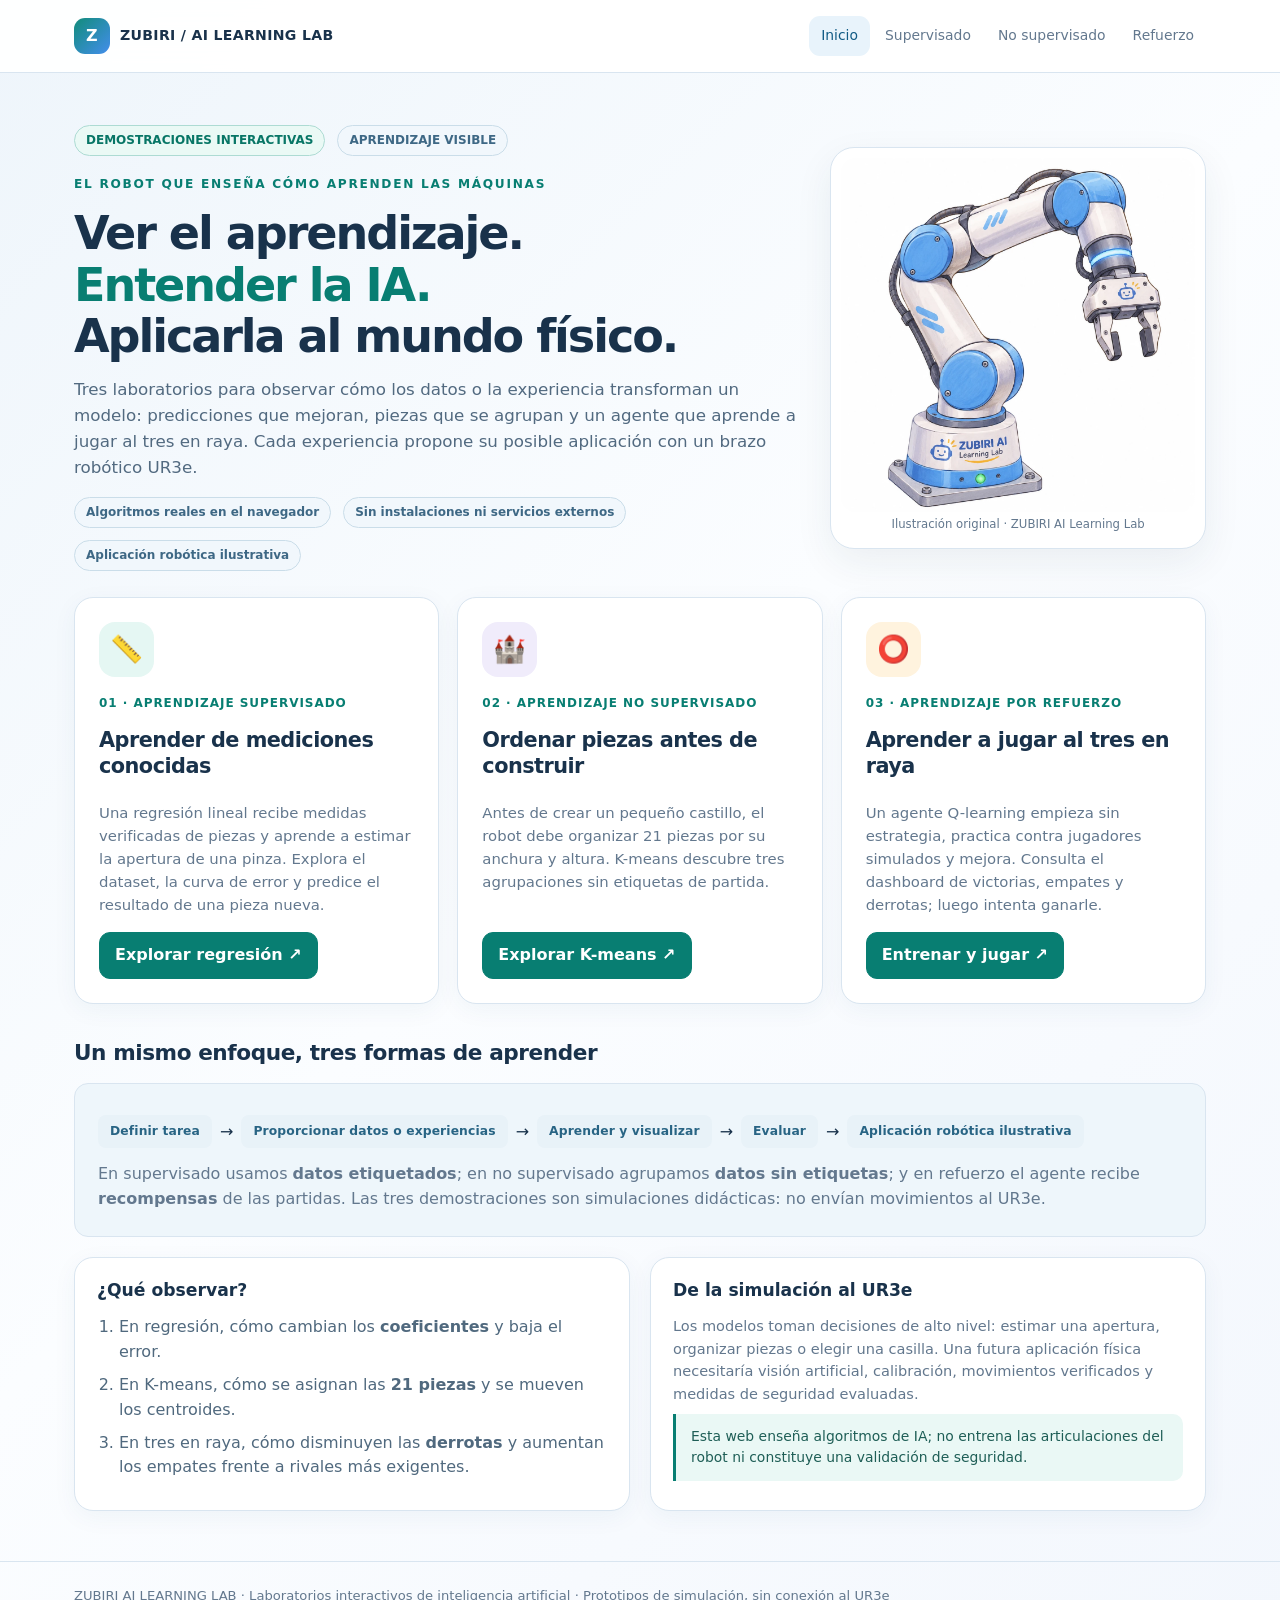
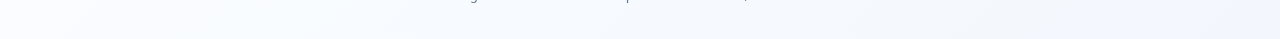
<file: index.html>
<!doctype html>
<html lang="es"><head><meta charset="utf-8"><meta name="viewport" content="width=device-width,initial-scale=1"><meta name="theme-color" content="#f5f8fc"><meta name="description" content="Laboratorio interactivo: visualizar cómo aprende la inteligencia artificial y explorar su aplicación a robótica."><title>Inicio · ZUBIRI AI Learning Lab</title><link rel="stylesheet" href="assets/site.css">
<style>
/* Ilustración original del robot: a la derecha del titular en ordenador y tableta. */
.hero-illustrated{
  display:grid;
  grid-template-columns:minmax(0,1.65fr) minmax(220px,.85fr);
  align-items:center;
  column-gap:clamp(16px,2.1vw,30px);
}
.hero-illustrated .hero-copy{min-width:0}
.hero-illustrated h1{font-size:clamp(1.85rem,3.6vw,3.3rem)}
.hero-illustrated .hero-art{
  margin:0;
  width:100%;
  max-width:410px;
  justify-self:end;
  border:1px solid var(--line);
  border-radius:24px;
  padding:10px;
  background:#fff;
  box-shadow:0 14px 38px rgba(25,50,75,.07);
}
.hero-illustrated .hero-art img{display:block;width:100%;height:auto;aspect-ratio:1;object-fit:contain;border-radius:16px}
.hero-illustrated .hero-art figcaption{font-size:.73rem;text-align:center;color:var(--muted);margin-top:3px;padding-bottom:5px}
/* Un ancho de 900 px sigue mostrando texto e imagen en paralelo. */
@media(max-width:980px){
  .hero-illustrated{grid-template-columns:minmax(0,1.6fr) minmax(205px,.8fr);column-gap:18px}
}
/* Solo en teléfonos y ventanas estrechas se apila la ilustración. */
@media(max-width:680px){
  .hero-illustrated{grid-template-columns:1fr;row-gap:20px}
  .hero-illustrated .hero-art{justify-self:center;max-width:315px}
  .hero-illustrated h1{font-size:clamp(2rem,5vw,3rem)}
}
</style></head>
<body><header class="topbar"><div class="wrap topinner"><a class="brand" href="index.html"><span class="mark">Z</span><span>ZUBIRI / AI LEARNING LAB</span></a><nav class="nav" aria-label="Navegación principal"><a class=active href="index.html">Inicio</a><a  href="supervisado.html">Supervisado</a><a  href="no_supervisado.html">No supervisado</a><a  href="refuerzo.html">Refuerzo</a></nav></div></header><main class="wrap"><section class="hero hero-illustrated"><div class="hero-copy"><div class="row"><span class="pill good">DEMOSTRACIONES INTERACTIVAS</span><span class="pill">APRENDIZAJE VISIBLE</span></div><div class="eyebrow" style="margin-top:19px">El robot que enseña cómo aprenden las máquinas</div><h1>Ver el aprendizaje.<br><span style="color:var(--teal)">Entender la IA.</span><br>Aplicarla al mundo físico.</h1><p>Tres laboratorios para observar cómo los datos o la experiencia transforman un modelo: predicciones que mejoran, piezas que se agrupan y un agente que aprende a jugar al tres en raya. Cada experiencia propone su posible aplicación con un brazo robótico UR3e.</p><div class="row"><span class="pill">Algoritmos reales en el navegador</span><span class="pill">Sin instalaciones ni servicios externos</span><span class="pill">Aplicación robótica ilustrativa</span></div></div><figure class="hero-art"><img src="assets/brazo-zubiri-ilustracion.webp" alt="Ilustración original de un brazo robótico colaborativo con pinza, dibujado a mano en colores azul y blanco, para ZUBIRI AI Learning Lab" width="1254" height="1254" decoding="async" fetchpriority="high"><figcaption>Ilustración original · ZUBIRI AI Learning Lab</figcaption></figure></section>
<section class="grid" aria-label="Tres laboratorios"><article class="card"><div class="ico">📏</div><div class="smallcap" style="margin-top:17px">01 · Aprendizaje supervisado</div><h2>Aprender de mediciones conocidas</h2><p>Una regresión lineal recibe medidas verificadas de piezas y aprende a estimar la apertura de una pinza. Explora el dataset, la curva de error y predice el resultado de una pieza nueva.</p><a class="btn primary go" href="supervisado.html">Explorar regresión ↗</a></article><article class="card"><div class="ico purple">🏰</div><div class="smallcap" style="margin-top:17px">02 · Aprendizaje no supervisado</div><h2>Ordenar piezas antes de construir</h2><p>Antes de crear un pequeño castillo, el robot debe organizar 21 piezas por su anchura y altura. K-means descubre tres agrupaciones sin etiquetas de partida.</p><a class="btn primary go" href="no_supervisado.html">Explorar K-means ↗</a></article><article class="card"><div class="ico gold">⭕</div><div class="smallcap" style="margin-top:17px">03 · Aprendizaje por refuerzo</div><h2>Aprender a jugar al tres en raya</h2><p>Un agente Q-learning empieza sin estrategia, practica contra jugadores simulados y mejora. Consulta el dashboard de victorias, empates y derrotas; luego intenta ganarle.</p><a class="btn primary go" href="refuerzo.html">Entrenar y jugar ↗</a></article></section>
<h2 class="section-title">Un mismo enfoque, tres formas de aprender</h2><section class="toc"><div class="story-flow"><span class="tag">Definir tarea</span>→<span class="tag">Proporcionar datos o experiencias</span>→<span class="tag">Aprender y visualizar</span>→<span class="tag">Evaluar</span>→<span class="tag">Aplicación robótica ilustrativa</span></div><p style="margin-top:14px">En supervisado usamos <strong>datos etiquetados</strong>; en no supervisado agrupamos <strong>datos sin etiquetas</strong>; y en refuerzo el agente recibe <strong>recompensas</strong> de las partidas. Las tres demostraciones son simulaciones didácticas: no envían movimientos al UR3e.</p></section>
<div class="footer-grid" style="margin-top:20px"><section class="panel"><h2>¿Qué observar?</h2><ol class="steps"><li>En regresión, cómo cambian los <strong>coeficientes</strong> y baja el error.</li><li>En K-means, cómo se asignan las <strong>21 piezas</strong> y se mueven los centroides.</li><li>En tres en raya, cómo disminuyen las <strong>derrotas</strong> y aumentan los empates frente a rivales más exigentes.</li></ol></section><section class="panel"><h2>De la simulación al UR3e</h2><p>Los modelos toman decisiones de alto nivel: estimar una apertura, organizar piezas o elegir una casilla. Una futura aplicación física necesitaría visión artificial, calibración, movimientos verificados y medidas de seguridad evaluadas.</p><div class="notice">Esta web enseña algoritmos de IA; no entrena las articulaciones del robot ni constituye una validación de seguridad.</div></section></div></main><footer class="foot"><div class="wrap">ZUBIRI AI LEARNING LAB · Laboratorios interactivos de inteligencia artificial · Prototipos de simulación, sin conexión al UR3e</div></footer></body></html>
</file>
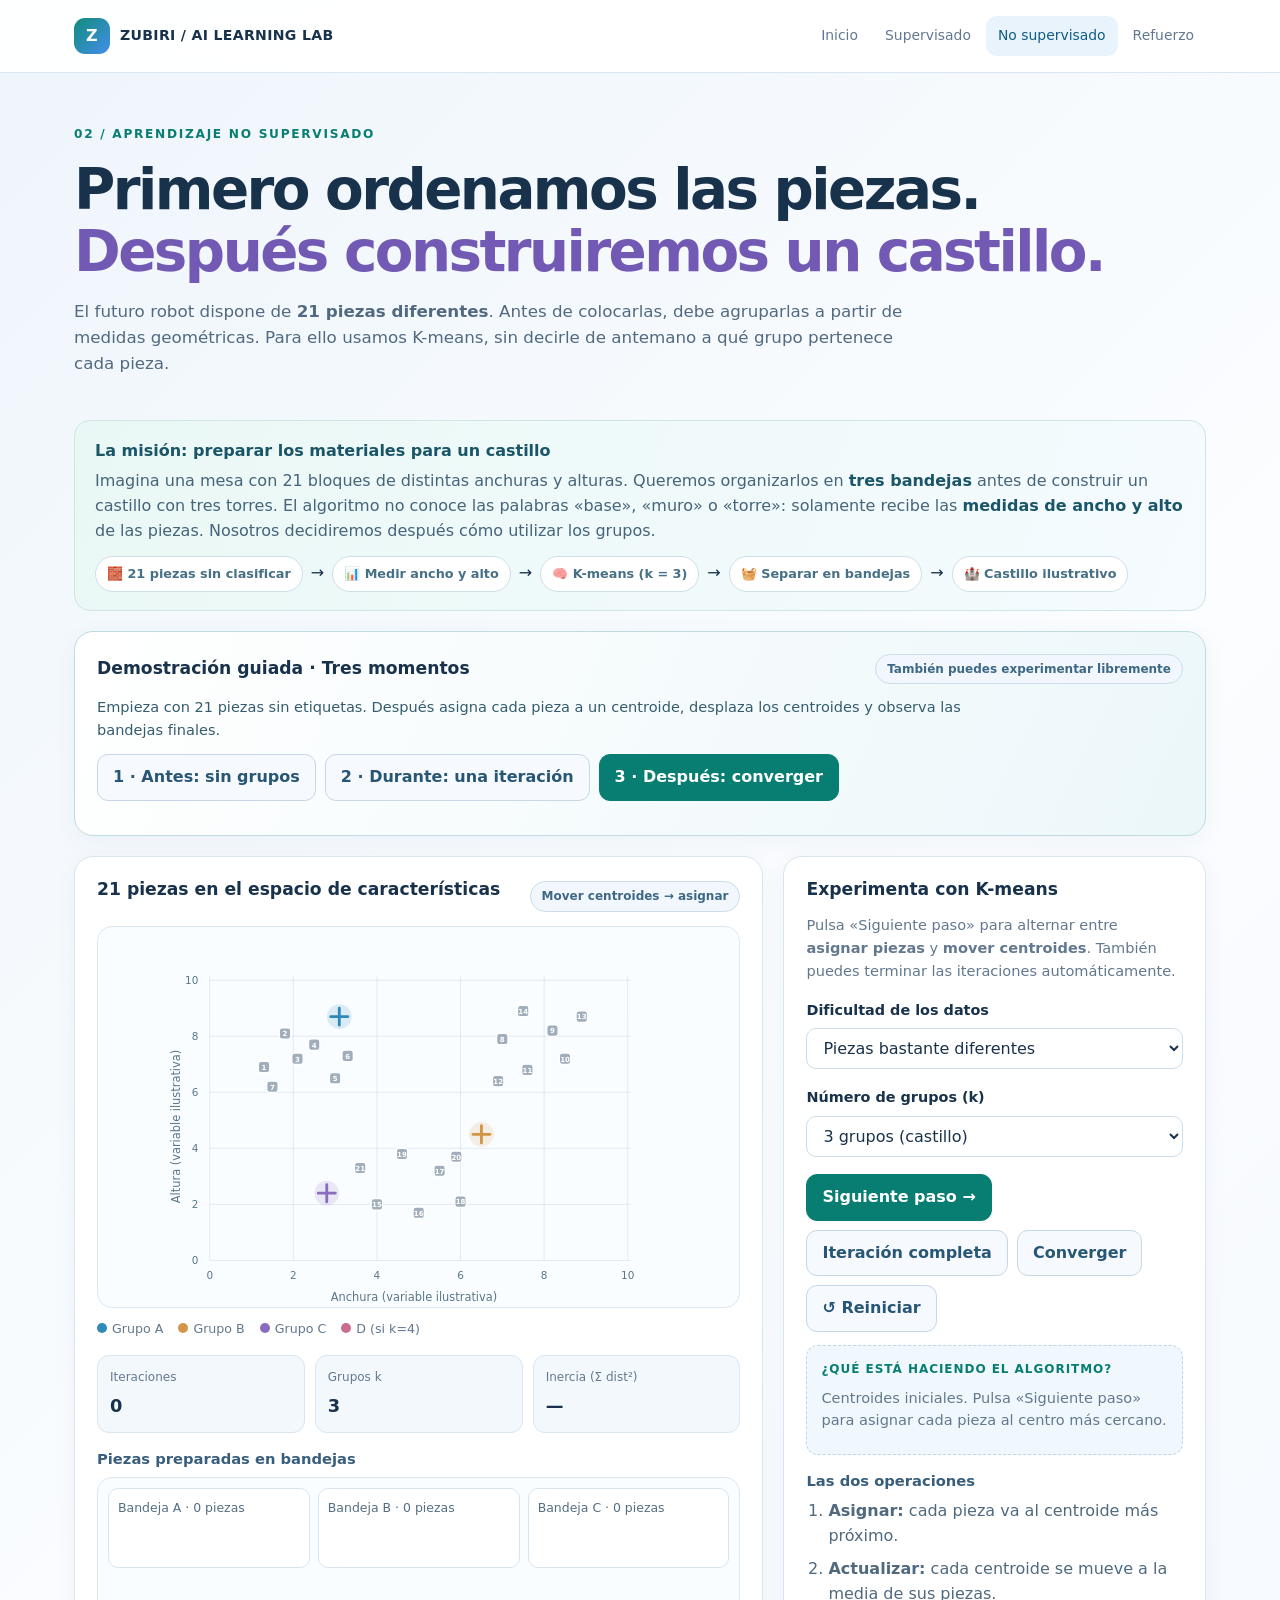
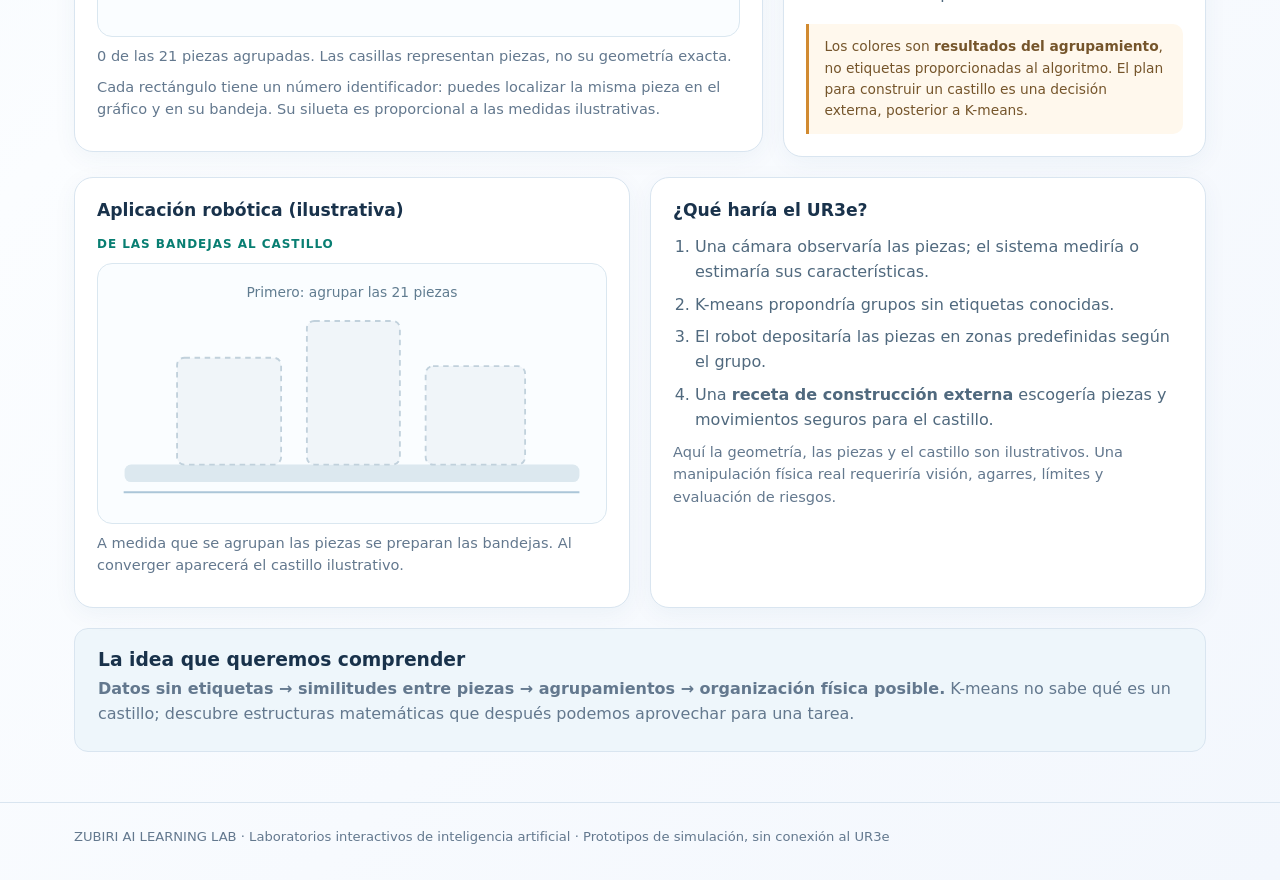
<file: no_supervisado.html>
<!doctype html>
<html lang="es"><head><meta charset="utf-8"><meta name="viewport" content="width=device-width,initial-scale=1"><meta name="theme-color" content="#f5f8fc"><meta name="description" content="Laboratorio interactivo: visualizar cómo aprende la inteligencia artificial y explorar su aplicación a robótica."><title>02 · No supervisado · ZUBIRI AI Learning Lab</title><link rel="stylesheet" href="assets/site.css"></head>
<body><header class="topbar"><div class="wrap topinner"><a class="brand" href="index.html"><span class="mark">Z</span><span>ZUBIRI / AI LEARNING LAB</span></a><nav class="nav" aria-label="Navegación principal"><a  href="index.html">Inicio</a><a  href="supervisado.html">Supervisado</a><a class=active href="no_supervisado.html">No supervisado</a><a  href="refuerzo.html">Refuerzo</a></nav></div></header><main class="wrap"><section class="hero"><div class="eyebrow">02 / Aprendizaje no supervisado</div><h1>Primero ordenamos las piezas.<br><span style="color:var(--violet)">Después construiremos un castillo.</span></h1><p>El futuro robot dispone de <strong>21 piezas diferentes</strong>. Antes de colocarlas, debe agruparlas a partir de medidas geométricas. Para ello usamos K-means, sin decirle de antemano a qué grupo pertenece cada pieza.</p></section>
<div class="story"><strong>La misión: preparar los materiales para un castillo</strong><p>Imagina una mesa con 21 bloques de distintas anchuras y alturas. Queremos organizarlos en <strong>tres bandejas</strong> antes de construir un castillo con tres torres. El algoritmo no conoce las palabras «base», «muro» o «torre»: solamente recibe las <strong>medidas de ancho y alto</strong> de las piezas. Nosotros decidiremos después cómo utilizar los grupos.</p><div class="story-flow"><span class="chip">🧱 21 piezas sin clasificar</span>→<span class="chip">📊 Medir ancho y alto</span>→<span class="chip">🧠 K-means (k = 3)</span>→<span class="chip">🧺 Separar en bandejas</span>→<span class="chip">🏰 Castillo ilustrativo</span></div></div>
<section class="guided panel" aria-label="Demostración guiada"><div class="panel-head"><h2>Demostración guiada · Tres momentos</h2><span class="pill">También puedes experimentar libremente</span></div><p id="guideNote" class="guide-note" aria-live="polite">Empieza con 21 piezas sin etiquetas. Después asigna cada pieza a un centroide, desplaza los centroides y observa las bandejas finales.</p><div class="split-controls"><button class="btn" id="guideBefore">1 · Antes: sin grupos</button><button class="btn" id="guideDuring">2 · Durante: una iteración</button><button class="btn primary" id="guideAfter">3 · Después: converger</button></div></section>
<div class="lab-grid"><section class="panel"><div class="panel-head"><h2>21 piezas en el espacio de características</h2><span class="pill" id="stage">Centroides iniciales</span></div><div class="chart" id="clusterChart" role="img" aria-label="K-means agrupando 21 piezas por anchura y altura"></div><div class="keyrow"><span><i class="dot" style="background:#2f89b9"></i>Grupo A</span><span><i class="dot" style="background:#d39547"></i>Grupo B</span><span><i class="dot" style="background:#8a6cbe"></i>Grupo C</span><span><i class="dot" style="background:#cb6c8f"></i>D (si k=4)</span></div><div class="stats"><div class="stat"><label>Iteraciones</label><strong id="iteration">0</strong></div><div class="stat"><label>Grupos k</label><strong id="kmetric">3</strong></div><div class="stat"><label>Inercia (Σ dist²)</label><strong id="inertia">—</strong></div></div><h3>Piezas preparadas en bandejas</h3><div class="workspace"><div class="bins" id="bins"></div></div><p class="mini" id="pieceCount">21 piezas pendientes de clasificar.</p><p class="mini">Cada rectángulo tiene un número identificador: puedes localizar la misma pieza en el gráfico y en su bandeja. Su silueta es proporcional a las medidas ilustrativas.</p></section><aside class="panel"><h2>Experimenta con K-means</h2><p>Pulsa «Siguiente paso» para alternar entre <b>asignar piezas</b> y <b>mover centroides</b>. También puedes terminar las iteraciones automáticamente.</p><div class="control"><label for="dataset">Dificultad de los datos</label><select id="dataset"><option value="easy">Piezas bastante diferentes</option><option value="mixed">Piezas con medidas similares</option></select></div><div class="control"><label for="k">Número de grupos (k)</label><select id="k"><option value="2">2 grupos</option><option selected value="3">3 grupos (castillo)</option><option value="4">4 grupos</option></select></div><div class="split-controls"><button class="btn primary" id="step">Siguiente paso →</button><button class="btn" id="iterate">Iteración completa</button><button class="btn" id="finish">Converger</button><button class="btn" id="restart">↺ Reiniciar</button></div><div class="contrast"><div class="smallcap">¿Qué está haciendo el algoritmo?</div><p id="explanation" aria-live="polite">Empezamos con centroides iniciales. El siguiente paso asigna cada pieza al centro más cercano.</p></div><h3>Las dos operaciones</h3><ol class="steps"><li><b>Asignar:</b> cada pieza va al centroide más próximo.</li><li><b>Actualizar:</b> cada centroide se mueve a la media de sus piezas.</li></ol><div class="note">Los colores son <b>resultados del agrupamiento</b>, no etiquetas proporcionadas al algoritmo. El plan para construir un castillo es una decisión externa, posterior a K-means.</div></aside></div>
<div class="footer-grid" style="margin-top:20px"><section class="panel"><h2>Aplicación robótica (ilustrativa)</h2><div class="smallcap">De las bandejas al castillo</div><div class="workspace" id="castleView" aria-label="Ilustración de tres torres construidas con piezas organizadas"></div><p id="castleExplain" class="castle-caption">Primero separa las piezas en tres grupos y pulsa «Converger» para visualizar una construcción orientativa.</p></section><section class="panel"><h2>¿Qué haría el UR3e?</h2><ol class="steps"><li>Una cámara observaría las piezas; el sistema mediría o estimaría sus características.</li><li>K-means propondría grupos sin etiquetas conocidas.</li><li>El robot depositaría las piezas en zonas predefinidas según el grupo.</li><li>Una <strong>receta de construcción externa</strong> escogería piezas y movimientos seguros para el castillo.</li></ol><p class="mini">Aquí la geometría, las piezas y el castillo son ilustrativos. Una manipulación física real requeriría visión, agarres, límites y evaluación de riesgos.</p></section></div>
<section class="toc" style="margin-top:20px"><h3>La idea que queremos comprender</h3><p><b>Datos sin etiquetas → similitudes entre piezas → agrupamientos → organización física posible.</b> K-means no sabe qué es un castillo; descubre estructuras matemáticas que después podemos aprovechar para una tarea.</p></section></main><footer class="foot"><div class="wrap">ZUBIRI AI LEARNING LAB · Laboratorios interactivos de inteligencia artificial · Prototipos de simulación, sin conexión al UR3e</div></footer><script src="assets/no_supervisado.js"></script></body></html>
</file>
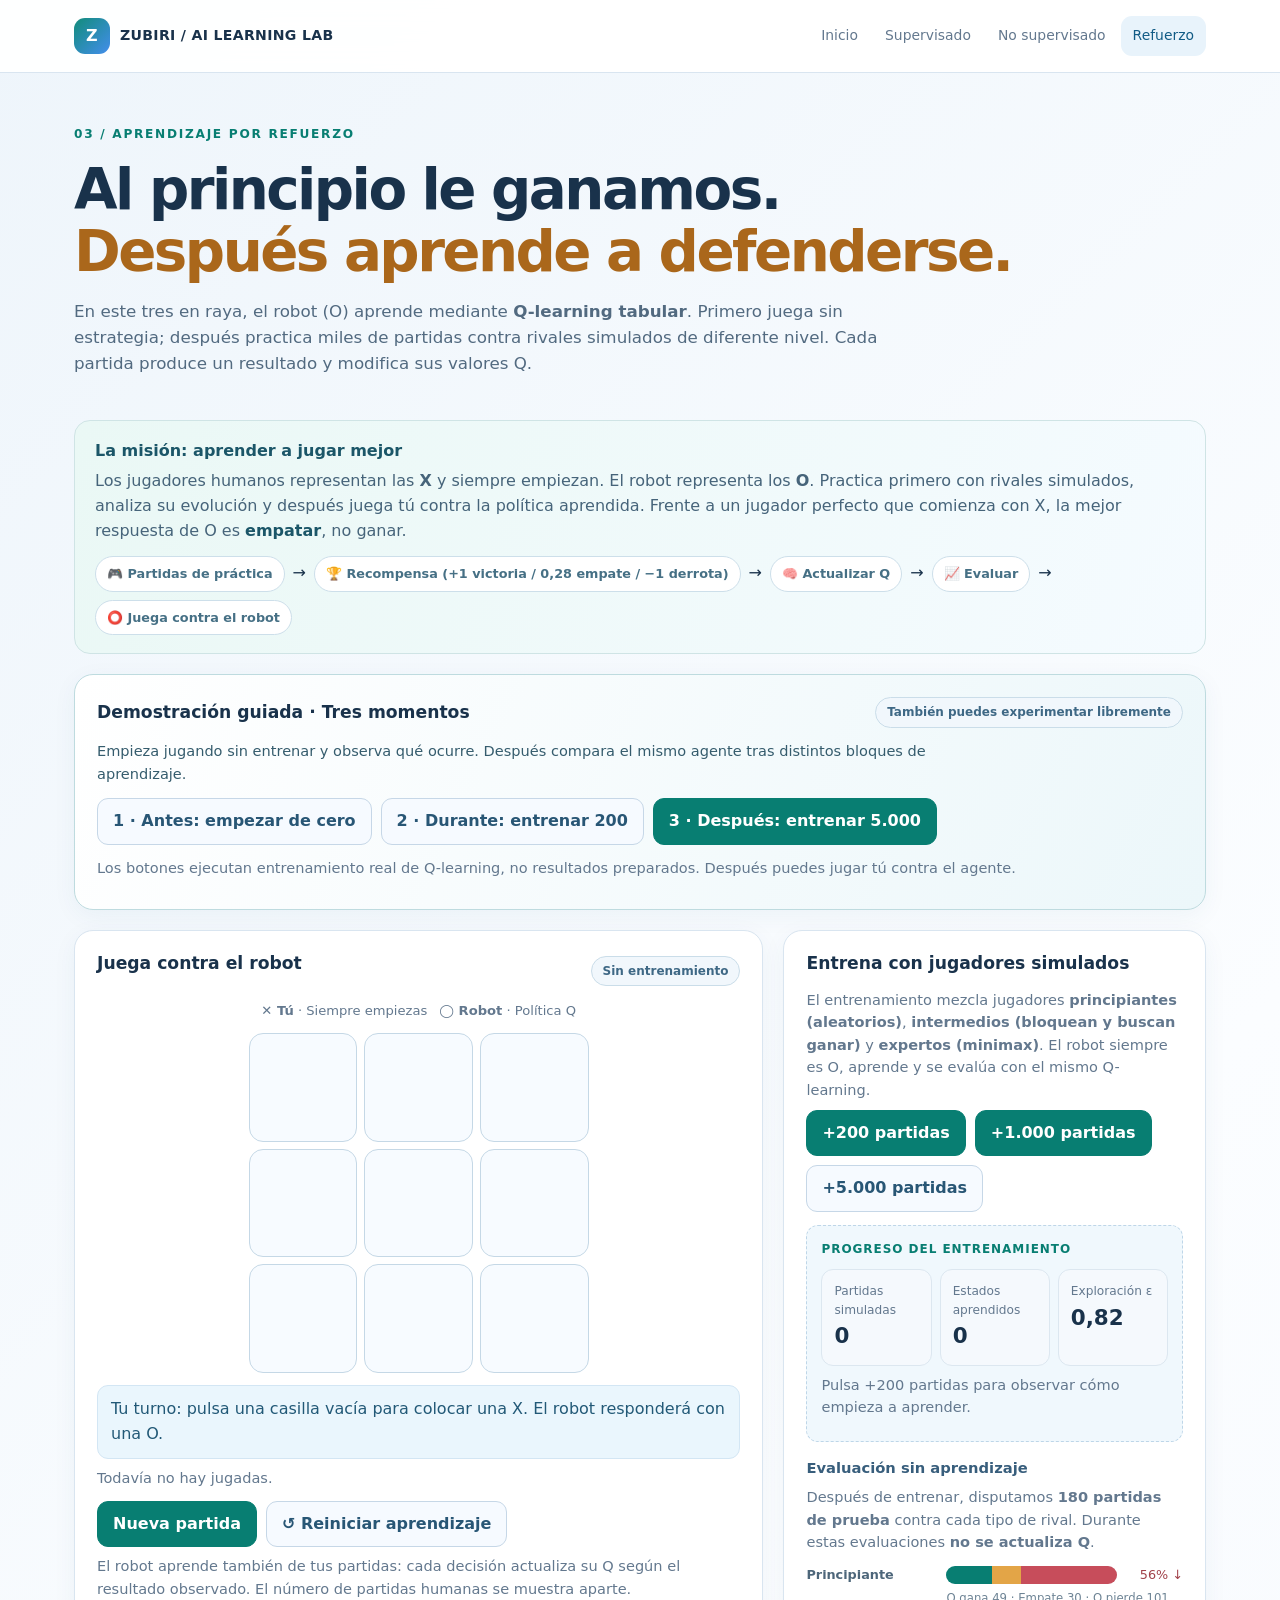
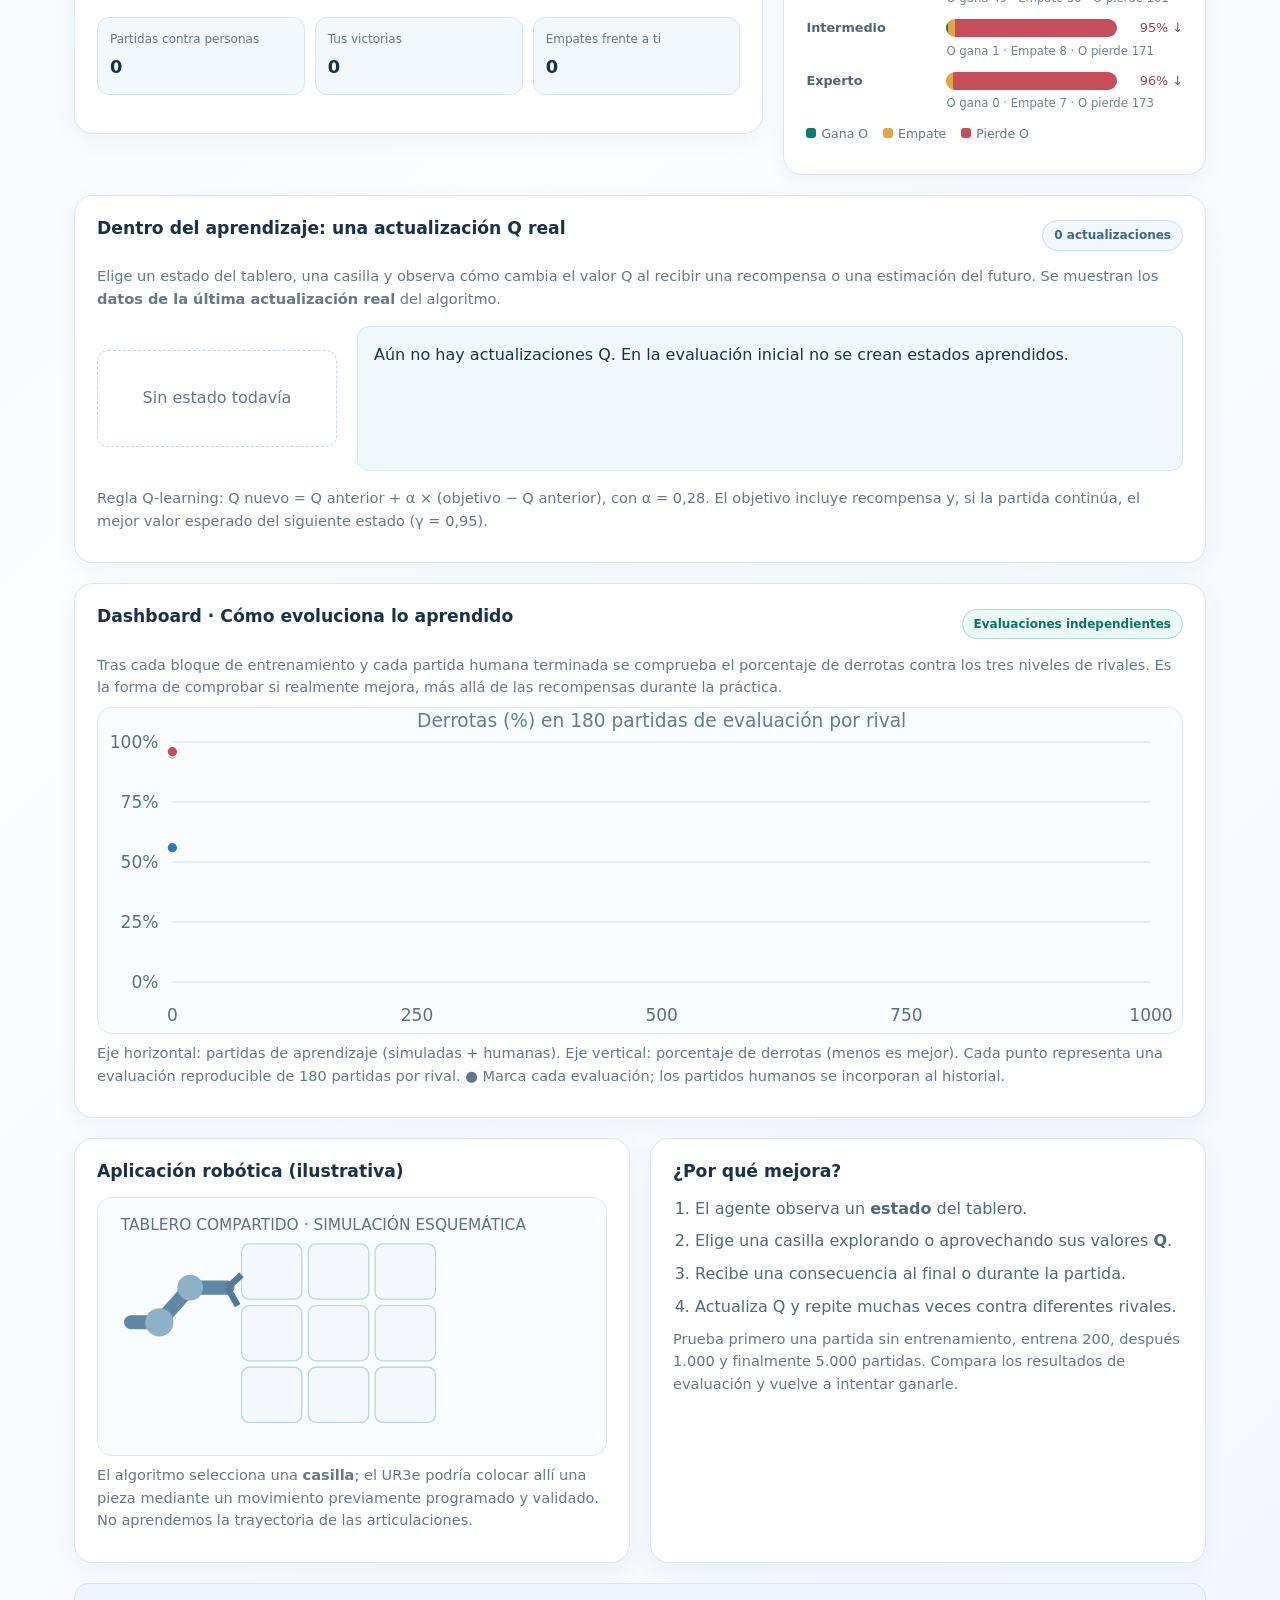
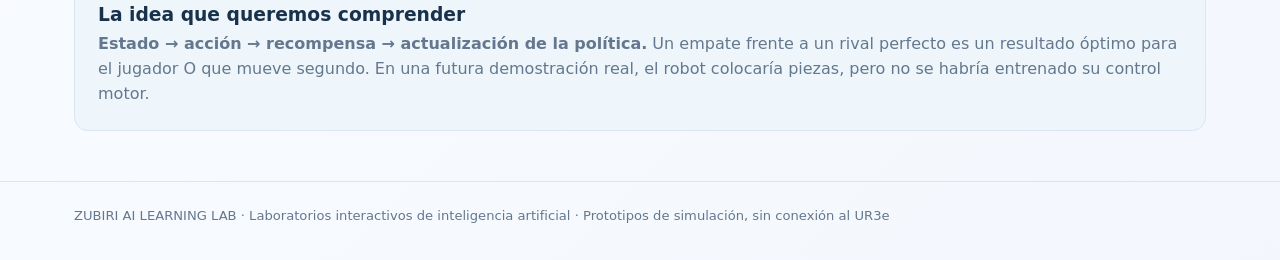
<file: refuerzo.html>
<!doctype html>
<html lang="es"><head><meta charset="utf-8"><meta name="viewport" content="width=device-width,initial-scale=1"><meta name="theme-color" content="#f5f8fc"><meta name="description" content="Laboratorio interactivo: visualizar cómo aprende la inteligencia artificial y explorar su aplicación a robótica."><title>03 · Refuerzo · ZUBIRI AI Learning Lab</title><link rel="stylesheet" href="assets/site.css"></head>
<body><header class="topbar"><div class="wrap topinner"><a class="brand" href="index.html"><span class="mark">Z</span><span>ZUBIRI / AI LEARNING LAB</span></a><nav class="nav" aria-label="Navegación principal"><a  href="index.html">Inicio</a><a  href="supervisado.html">Supervisado</a><a  href="no_supervisado.html">No supervisado</a><a class=active href="refuerzo.html">Refuerzo</a></nav></div></header><main class="wrap"><section class="hero"><div class="eyebrow">03 / Aprendizaje por refuerzo</div><h1>Al principio le ganamos.<br><span style="color:var(--amber)">Después aprende a defenderse.</span></h1><p>En este tres en raya, el robot (O) aprende mediante <strong>Q-learning tabular</strong>. Primero juega sin estrategia; después practica miles de partidas contra rivales simulados de diferente nivel. Cada partida produce un resultado y modifica sus valores Q.</p></section>
<div class="story"><strong>La misión: aprender a jugar mejor</strong><p>Los jugadores humanos representan las <b>X</b> y siempre empiezan. El robot representa los <b>O</b>. Practica primero con rivales simulados, analiza su evolución y después juega tú contra la política aprendida. Frente a un jugador perfecto que comienza con X, la mejor respuesta de O es <strong>empatar</strong>, no ganar.</p><div class="story-flow"><span class="chip">🎮 Partidas de práctica</span>→<span class="chip">🏆 Recompensa (+1 victoria / 0,28 empate / −1 derrota)</span>→<span class="chip">🧠 Actualizar Q</span>→<span class="chip">📈 Evaluar</span>→<span class="chip">⭕ Juega contra el robot</span></div></div>
<section class="guided panel" aria-label="Demostración guiada"><div class="panel-head"><h2>Demostración guiada · Tres momentos</h2><span class="pill">También puedes experimentar libremente</span></div><p id="guideNote" class="guide-note" aria-live="polite">Empieza jugando sin entrenar y observa qué ocurre. Después compara el mismo agente tras distintos bloques de aprendizaje.</p><div class="split-controls"><button class="btn" id="guideBefore">1 · Antes: empezar de cero</button><button class="btn" id="guideDuring">2 · Durante: entrenar 200</button><button class="btn primary" id="guideAfter">3 · Después: entrenar 5.000</button></div><p class="mini">Los botones ejecutan entrenamiento real de Q-learning, no resultados preparados. Después puedes jugar tú contra el agente.</p></section>
<div class="lab-grid"><section class="panel"><div class="panel-head"><h2>Juega contra el robot</h2><span class="pill" id="robotLevel">Sin entrenamiento</span></div><div class="ttt-legend"><span><b>✕ Tú</b> · Siempre empiezas</span><span><b>◯ Robot</b> · Política Q</span></div><div class="ttt-board" id="ticboard" role="group" aria-label="Tres en raya: pulsa una casilla vacía para poner una X"></div><div class="ttt-feedback" id="gameStatus" aria-live="polite">Tu turno: pulsa cualquier casilla vacía.</div><p class="mini" id="moveLog" aria-live="polite">Todavía no hay jugadas.</p><div class="split-controls" style="margin-top:12px"><button class="btn primary" id="newGame">Nueva partida</button><button class="btn" id="agentReset">↺ Reiniciar aprendizaje</button></div><p class="mini">El robot aprende también de tus partidas: cada decisión actualiza su Q según el resultado observado. El número de partidas humanas se muestra aparte.</p><div class="stats"><div class="stat"><label>Partidas contra personas</label><strong id="humanGames">0</strong></div><div class="stat"><label>Tus victorias</label><strong id="humanWins">0</strong></div><div class="stat"><label>Empates frente a ti</label><strong id="humanDraws">0</strong></div></div></section>
<aside class="panel"><h2>Entrena con jugadores simulados</h2><p>El entrenamiento mezcla jugadores <b>principiantes (aleatorios)</b>, <b>intermedios (bloquean y buscan ganar)</b> y <b>expertos (minimax)</b>. El robot siempre es O, aprende y se evalúa con el mismo Q-learning.</p><div class="split-controls"><button class="btn primary" id="train200">+200 partidas</button><button class="btn primary" id="train1000">+1.000 partidas</button><button class="btn" id="train5000">+5.000 partidas</button></div><div class="contrast"><div class="smallcap">Progreso del entrenamiento</div><div class="dashboard" style="margin-top:10px"><div class="dashmetric"><span>Partidas simuladas</span><strong id="trained">0</strong></div><div class="dashmetric"><span>Estados aprendidos</span><strong id="states">0</strong></div><div class="dashmetric"><span>Exploración ε</span><strong id="exploration">0,82</strong></div></div><p id="trainStatus" aria-live="polite">Pulsa +200 partidas para observar cómo empieza a aprender.</p></div><h3>Evaluación sin aprendizaje</h3><p>Después de entrenar, disputamos <strong>180 partidas de prueba</strong> contra cada tipo de rival. Durante estas evaluaciones <b>no se actualiza Q</b>.</p><div id="benchmarks" aria-label="Resultados de evaluación por niveles de rivales"></div><div class="legend-row"><span><i class="swatch" style="background:#087e72"></i>Gana O</span><span><i class="swatch" style="background:#e3a547"></i>Empate</span><span><i class="swatch" style="background:#c74d5b"></i>Pierde O</span></div></aside></div>
<section class="panel" style="margin-top:20px"><div class="panel-head"><h2>Dentro del aprendizaje: una actualización Q real</h2><span class="pill" id="qCount">0 actualizaciones</span></div><p>Elige un estado del tablero, una casilla y observa cómo cambia el valor Q al recibir una recompensa o una estimación del futuro. Se muestran los <strong>datos de la última actualización real</strong> del algoritmo.</p><div class="q-experience"><div class="q-state" id="qBoard" aria-label="Estado del tablero antes de la última actualización"></div><div class="q-details" id="qDetails" aria-live="polite">Aún no hay actualizaciones. Juega una partida o entrena 200 partidas.</div></div><p class="mini">Regla Q-learning: Q nuevo = Q anterior + α × (objetivo − Q anterior), con α = 0,28. El objetivo incluye recompensa y, si la partida continúa, el mejor valor esperado del siguiente estado (γ = 0,95).</p></section>
<section class="panel" style="margin-top:20px"><div class="panel-head"><h2>Dashboard · Cómo evoluciona lo aprendido</h2><span class="pill good">Evaluaciones independientes</span></div><p>Tras cada bloque de entrenamiento y cada partida humana terminada se comprueba el porcentaje de derrotas contra los tres niveles de rivales. Es la forma de comprobar si realmente mejora, más allá de las recompensas durante la práctica.</p><div class="chart timeline" id="learningChart" role="img" aria-label="Evolución del porcentaje de derrotas del robot frente a tres rivales"></div><p class="mini">Eje horizontal: partidas de aprendizaje (simuladas + humanas). Eje vertical: porcentaje de derrotas (menos es mejor). Cada punto representa una evaluación reproducible de 180 partidas por rival. ● Marca cada evaluación; los partidos humanos se incorporan al historial.</p></section>
<div class="footer-grid" style="margin-top:20px"><section class="panel"><h2>Aplicación robótica (ilustrativa)</h2><div class="workspace" id="robotBoard" aria-label="Esquema de tres en raya físico con casillas y piezas"></div><p class="castle-caption">El algoritmo selecciona una <b>casilla</b>; el UR3e podría colocar allí una pieza mediante un movimiento previamente programado y validado. No aprendemos la trayectoria de las articulaciones.</p></section><section class="panel"><h2>¿Por qué mejora?</h2><ol class="steps"><li>El agente observa un <strong>estado</strong> del tablero.</li><li>Elige una casilla explorando o aprovechando sus valores <strong>Q</strong>.</li><li>Recibe una consecuencia al final o durante la partida.</li><li>Actualiza Q y repite muchas veces contra diferentes rivales.</li></ol><p>Prueba primero una partida sin entrenamiento, entrena 200, después 1.000 y finalmente 5.000 partidas. Compara los resultados de evaluación y vuelve a intentar ganarle.</p></section></div>
<section class="toc" style="margin-top:20px"><h3>La idea que queremos comprender</h3><p><b>Estado → acción → recompensa → actualización de la política.</b> Un empate frente a un rival perfecto es un resultado óptimo para el jugador O que mueve segundo. En una futura demostración real, el robot colocaría piezas, pero no se habría entrenado su control motor.</p></section></main><footer class="foot"><div class="wrap">ZUBIRI AI LEARNING LAB · Laboratorios interactivos de inteligencia artificial · Prototipos de simulación, sin conexión al UR3e</div></footer><script src="assets/tictactoe_engine.js"></script><script src="assets/refuerzo.js"></script></body></html>
</file>
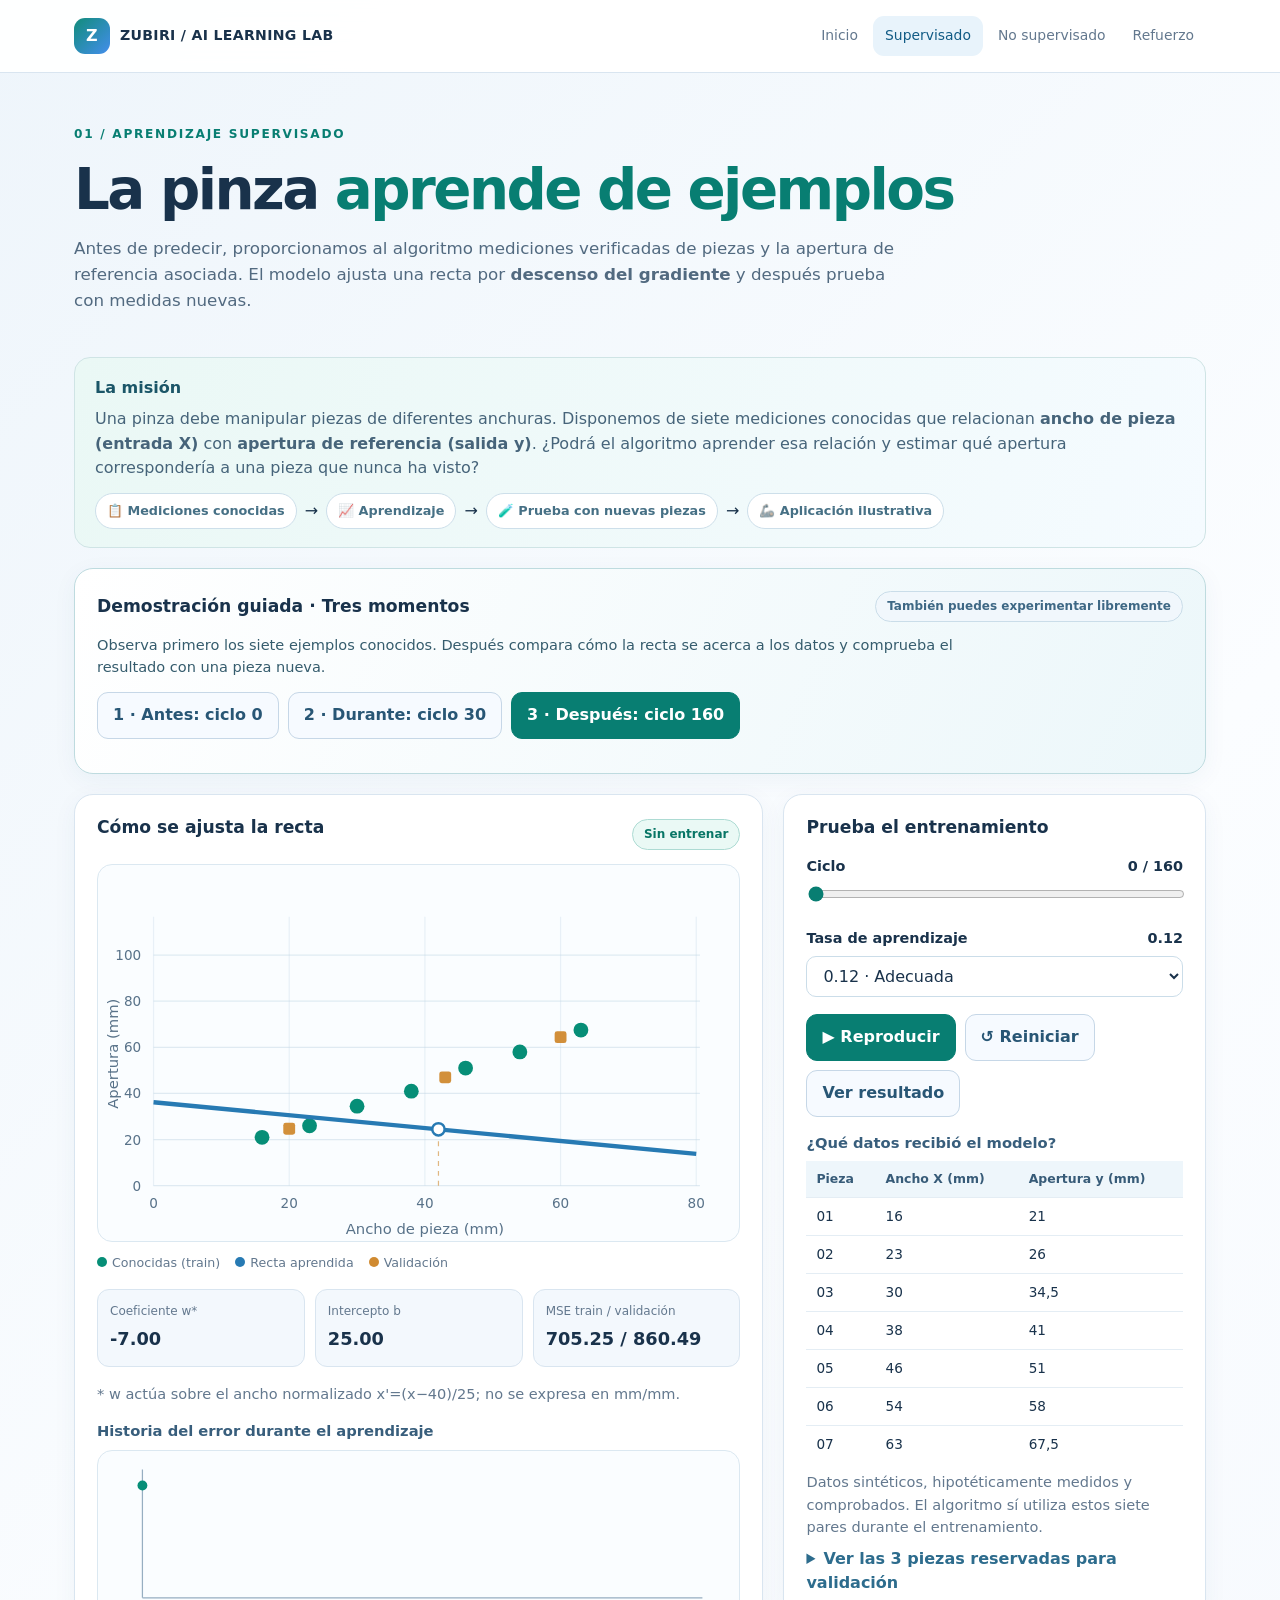
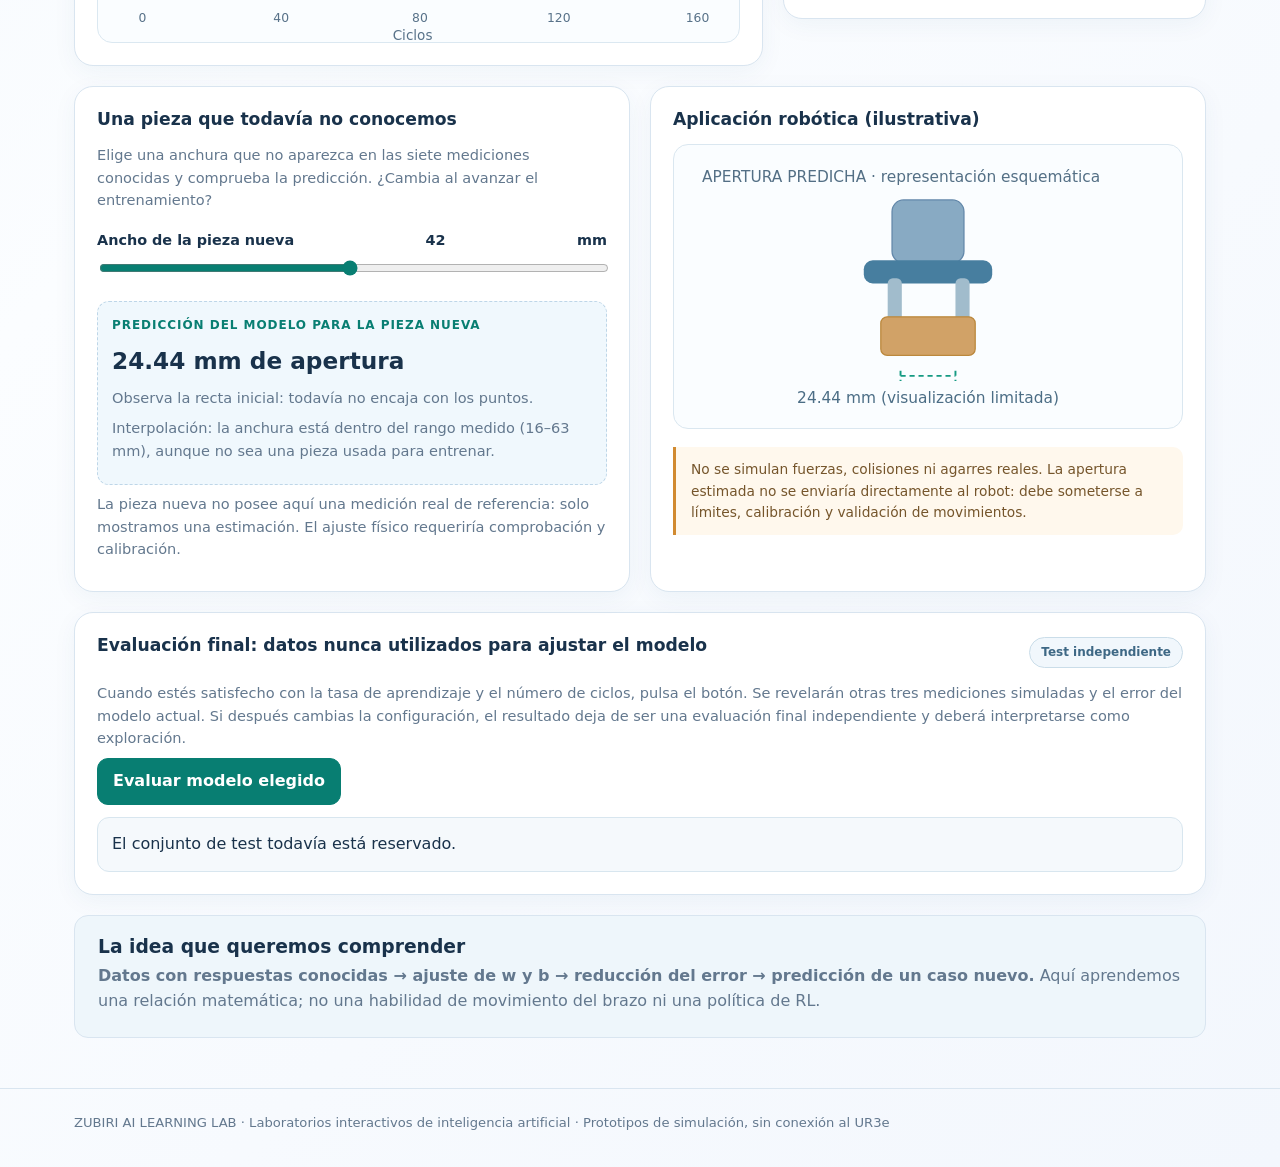
<file: supervisado.html>
<!doctype html>
<html lang="es"><head><meta charset="utf-8"><meta name="viewport" content="width=device-width,initial-scale=1"><meta name="theme-color" content="#f5f8fc"><meta name="description" content="Laboratorio interactivo: visualizar cómo aprende la inteligencia artificial y explorar su aplicación a robótica."><title>01 · Supervisado · ZUBIRI AI Learning Lab</title><link rel="stylesheet" href="assets/site.css"></head>
<body><header class="topbar"><div class="wrap topinner"><a class="brand" href="index.html"><span class="mark">Z</span><span>ZUBIRI / AI LEARNING LAB</span></a><nav class="nav" aria-label="Navegación principal"><a  href="index.html">Inicio</a><a class=active href="supervisado.html">Supervisado</a><a  href="no_supervisado.html">No supervisado</a><a  href="refuerzo.html">Refuerzo</a></nav></div></header><main class="wrap"><section class="hero"><div class="eyebrow">01 / Aprendizaje supervisado</div><h1>La pinza <span style="color:var(--teal)">aprende de ejemplos</span></h1><p>Antes de predecir, proporcionamos al algoritmo mediciones verificadas de piezas y la apertura de referencia asociada. El modelo ajusta una recta por <strong>descenso del gradiente</strong> y después prueba con medidas nuevas.</p></section>
<div class="story"><strong>La misión</strong><p>Una pinza debe manipular piezas de diferentes anchuras. Disponemos de siete mediciones conocidas que relacionan <b>ancho de pieza (entrada X)</b> con <b>apertura de referencia (salida y)</b>. ¿Podrá el algoritmo aprender esa relación y estimar qué apertura correspondería a una pieza que nunca ha visto?</p><div class="story-flow"><span class="chip">📋 Mediciones conocidas</span>→<span class="chip">📈 Aprendizaje</span>→<span class="chip">🧪 Prueba con nuevas piezas</span>→<span class="chip">🦾 Aplicación ilustrativa</span></div></div>
<section class="guided panel" aria-label="Demostración guiada"><div class="panel-head"><h2>Demostración guiada · Tres momentos</h2><span class="pill">También puedes experimentar libremente</span></div><p id="guideNote" class="guide-note" aria-live="polite">Observa primero los siete ejemplos conocidos. Después compara cómo la recta se acerca a los datos y comprueba el resultado con una pieza nueva.</p><div class="split-controls"><button class="btn" id="guideBefore">1 · Antes: ciclo 0</button><button class="btn" id="guideDuring">2 · Durante: ciclo 30</button><button class="btn primary" id="guideAfter">3 · Después: ciclo 160</button></div></section>
<div class="lab-grid"><section class="panel"><div class="panel-head"><h2>Cómo se ajusta la recta</h2><span class="pill good" id="phase">Sin entrenar</span></div><div class="chart" id="regression" role="img" aria-label="Diagrama de mediciones y recta aprendida"></div><div class="keyrow"><span><i class="dot" style="background:#068e77"></i>Conocidas (train)</span><span><i class="dot" style="background:#277ab3"></i>Recta aprendida</span><span><i class="dot" style="background:#d08a30"></i>Validación</span></div><div class="stats"><div class="stat"><label>Coeficiente w*</label><strong id="w">—</strong></div><div class="stat"><label>Intercepto b</label><strong id="b">—</strong></div><div class="stat"><label>MSE train / validación</label><strong id="mse">—</strong></div></div><p class="mini">* w actúa sobre el ancho normalizado x'=(x−40)/25; no se expresa en mm/mm.</p><h3>Historia del error durante el aprendizaje</h3><div class="chart" id="loss" style="min-height:130px" role="img" aria-label="Evolución del error en entrenamiento y prueba"></div></section>
<aside class="panel"><h2>Prueba el entrenamiento</h2><div class="control"><label for="epoch">Ciclo <output id="epochValue">0 / 160</output></label><input type="range" min="0" max="160" value="0" id="epoch"></div><div class="control"><label for="rate">Tasa de aprendizaje <output id="rateValue">0.12</output></label><select id="rate"><option value="0.025">0.025 · Lenta</option><option value="0.12" selected>0.12 · Adecuada</option><option value="0.35">0.35 · Rápida</option><option value="1.2">1.2 · Demasiado alta</option></select></div><div class="split-controls"><button class="btn primary" id="play">▶ Reproducir</button><button class="btn" id="reset">↺ Reiniciar</button><button class="btn" id="end">Ver resultado</button></div><h3>¿Qué datos recibió el modelo?</h3><table class="dataset"><thead><tr><th>Pieza</th><th>Ancho X (mm)</th><th>Apertura y (mm)</th></tr></thead><tbody><tr><td>01</td><td>16</td><td>21</td></tr><tr><td>02</td><td>23</td><td>26</td></tr><tr><td>03</td><td>30</td><td>34,5</td></tr><tr><td>04</td><td>38</td><td>41</td></tr><tr><td>05</td><td>46</td><td>51</td></tr><tr><td>06</td><td>54</td><td>58</td></tr><tr><td>07</td><td>63</td><td>67,5</td></tr></tbody></table><p class="mini">Datos sintéticos, hipotéticamente medidos y comprobados. El algoritmo sí utiliza estos siete pares durante el entrenamiento.</p><details><summary>Ver las 3 piezas reservadas para validación</summary><table class="dataset"><tbody><tr class="test"><td>20 mm</td><td>Apertura medida: 24,7 mm</td></tr><tr class="test"><td>43 mm</td><td>Apertura medida: 47 mm</td></tr><tr class="test"><td>60 mm</td><td>Apertura medida: 64,4 mm</td></tr></tbody></table><p class="mini">Estos datos no actualizan los coeficientes. Permiten comparar distintas configuraciones durante el desarrollo; no sustituyen un test final independiente.</p></details></aside></div>
<div class="footer-grid" style="margin-top:20px"><section class="panel"><h2>Una pieza que todavía no conocemos</h2><p>Elige una anchura que no aparezca en las siete mediciones conocidas y comprueba la predicción. ¿Cambia al avanzar el entrenamiento?</p><div class="control"><label for="piece">Ancho de la pieza nueva <output id="pieceVal">42</output> mm</label><input type="range" id="piece" min="10" max="75" step="1" value="42"></div><div class="contrast"><div class="smallcap">Predicción del modelo para la pieza nueva</div><div style="font-size:1.45rem;font-weight:850;margin-top:8px"><span id="prediction">—</span> mm de apertura</div><p id="explain" aria-live="polite"></p><p id="rangeWarning" class="mini" aria-live="polite"></p></div><p class="mini">La pieza nueva no posee aquí una medición real de referencia: solo mostramos una estimación. El ajuste físico requeriría comprobación y calibración.</p></section><section class="panel"><h2>Aplicación robótica (ilustrativa)</h2><div class="workspace" id="gripper" aria-label="Representación esquemática de la apertura estimada de una pinza"></div><div class="note">No se simulan fuerzas, colisiones ni agarres reales. La apertura estimada no se enviaría directamente al robot: debe someterse a límites, calibración y validación de movimientos.</div></section></div>
<section class="panel" style="margin-top:20px"><div class="panel-head"><h2>Evaluación final: datos nunca utilizados para ajustar el modelo</h2><span class="pill">Test independiente</span></div><p>Cuando estés satisfecho con la tasa de aprendizaje y el número de ciclos, pulsa el botón. Se revelarán otras tres mediciones simuladas y el error del modelo actual. Si después cambias la configuración, el resultado deja de ser una evaluación final independiente y deberá interpretarse como exploración.</p><button class="btn primary" id="finalTest">Evaluar modelo elegido</button><div id="testResults" class="test-feedback" aria-live="polite">El conjunto de test todavía está reservado.</div></section>
<section class="toc" style="margin-top:20px"><h3>La idea que queremos comprender</h3><p><b>Datos con respuestas conocidas → ajuste de w y b → reducción del error → predicción de un caso nuevo.</b> Aquí aprendemos una relación matemática; no una habilidad de movimiento del brazo ni una política de RL.</p></section></main><footer class="foot"><div class="wrap">ZUBIRI AI LEARNING LAB · Laboratorios interactivos de inteligencia artificial · Prototipos de simulación, sin conexión al UR3e</div></footer><script src="assets/supervisado.js"></script></body></html>
</file>
<file: assets/site.css>
:root{--ink:#19324b;--muted:#63788e;--bg:#f5f8fc;--panel:#fff;--panel2:#ecf4fb;--line:#d9e5f0;--teal:#087e72;--violet:#7259b3;--amber:#aa671b;--red:#bd4249;--blue:#277ab3;--radius:19px;font-family:Inter,ui-sans-serif,system-ui,-apple-system,BlinkMacSystemFont,"Segoe UI",sans-serif;color-scheme:light}
*{box-sizing:border-box}html{scroll-behavior:smooth}body{margin:0;color:var(--ink);background:linear-gradient(135deg,#eef5fb 0%,#fbfdff 48%,#f3f7fd 100%);line-height:1.55}a{color:var(--blue)}button,input,select{font:inherit}button{cursor:pointer}h1,h2,h3{line-height:1.24}.wrap{max-width:1180px;margin:auto;padding:0 24px}.topbar{position:sticky;z-index:8;top:0;background:#ffffffef;border-bottom:1px solid var(--line);backdrop-filter:blur(15px)}.topinner{min-height:72px;display:flex;align-items:center;gap:18px;justify-content:space-between}.brand{display:flex;gap:10px;align-items:center;text-decoration:none;font-weight:850;letter-spacing:.02em;color:var(--ink)}.mark{background:linear-gradient(135deg,#128c7b,#438eec);width:36px;height:36px;display:grid;place-items:center;border-radius:11px;color:#fff;font-weight:900}.brand span:last-child{font-size:.88rem}.nav{display:flex;flex-wrap:wrap;gap:3px}.nav a{padding:9px 12px;text-decoration:none;border-radius:11px;font-size:.87rem;color:var(--muted)}.nav a.active,.nav a:hover{background:#e8f3fb;color:#115b85}.hero{padding:52px 0 26px}.eyebrow{text-transform:uppercase;letter-spacing:.14em;color:var(--teal);font-size:.76rem;font-weight:850}.hero h1{font-size:clamp(2rem,4.4vw,3.6rem);letter-spacing:-.045em;line-height:1.11;margin:15px 0}.hero p{color:#526a80;font-size:1.045rem;max-width:840px;margin:0 0 17px}.pill{border:1px solid #cadde9;background:#f1f7fc;border-radius:40px;padding:5px 11px;font-size:.75rem;color:#3e6885;display:inline-flex;align-items:center;gap:6px;font-weight:700}.pill.good{border-color:#addbd3;background:#eaf9f5;color:#087666}.row{display:flex;align-items:center;gap:12px;flex-wrap:wrap}.grid{display:grid;grid-template-columns:repeat(3,minmax(0,1fr));gap:18px}.card,.panel{background:var(--panel);border:1px solid var(--line);border-radius:var(--radius);box-shadow:0 6px 25px #1b52700d}.card{padding:24px;display:flex;flex-direction:column;min-height:306px}.card h2{font-size:1.3rem;letter-spacing:-.025em;margin:16px 0 7px}.card p,.fine{color:var(--muted);font-size:.93rem}.card .go{margin-top:auto;align-self:flex-start}.ico{height:55px;width:55px;border-radius:16px;display:grid;place-items:center;font-size:1.65rem;background:#e5f7f3}.ico.purple{background:#f0ecfb}.ico.gold{background:#fff3de}.btn{border-radius:11px;padding:10px 15px;border:1px solid #c6d7e7;background:#f6faff;color:#285675;font-weight:730;text-decoration:none;display:inline-flex;align-items:center;justify-content:center;gap:8px;transition:background .15s,transform .15s}.btn:hover{background:#e9f3fa;transform:translateY(-1px)}.btn:focus-visible,a:focus-visible,input:focus-visible{outline:3px solid #7ab8f1;outline-offset:2px}.btn:disabled{opacity:.48;cursor:not-allowed;transform:none}.btn.primary{background:#087e72;border:1px solid #087e72;color:#fff}.btn.primary:hover{background:#05685f}.btn.tiny{padding:7px 11px;font-size:.83rem}.section-title{margin:36px 0 17px;font-size:1.35rem;letter-spacing:-.02em}.foot{border-top:1px solid var(--line);color:var(--muted);font-size:.82rem;margin-top:50px;padding:24px 0 33px}.lab-grid{display:grid;grid-template-columns:minmax(0,1.24fr) minmax(310px,.76fr);gap:20px;align-items:start}.panel{padding:22px}.panel h2{font-size:1.075rem;margin:0 0 14px}.panel h3{font-size:.92rem;margin:17px 0 9px;color:#385e7c}.panel p{color:var(--muted);font-size:.91rem;margin:8px 0}.panel-head{display:flex;justify-content:space-between;align-items:center;gap:8px;flex-wrap:wrap;margin-bottom:12px}.chart{background:#fafdff;border:1px solid #dbe8f1;border-radius:15px;min-height:218px;overflow:hidden;display:flex;align-items:center;justify-content:center}.chart svg{display:block;width:100%;height:auto;max-height:380px}.keyrow{display:flex;gap:15px;flex-wrap:wrap;font-size:.79rem;color:var(--muted);margin-top:11px}.dot{display:inline-block;width:10px;height:10px;border-radius:30px;margin-right:5px}.stats{display:grid;grid-template-columns:repeat(3,minmax(0,1fr));gap:10px;margin:16px 0}.stat{background:#f3f8fd;padding:12px;border:1px solid var(--line);border-radius:12px}.stat label{display:block;color:var(--muted);font-size:.75rem;margin-bottom:6px}.stat strong{font-size:1.11rem;font-variant-numeric:tabular-nums;overflow-wrap:anywhere}.control{margin:17px 0}.control label{display:flex;align-items:center;justify-content:space-between;font-size:.9rem;font-weight:650;margin-bottom:7px;gap:8px}.control input[type=range]{width:100%;accent-color:var(--teal)}.control input[type=number],.control select{width:100%;border:1px solid #cbdde9;background:#fff;color:var(--ink);border-radius:10px;padding:9px 12px}.mini{font-size:.79rem;color:var(--muted)}.note{background:#fff8ed;border-left:3px solid #d18a30;padding:12px 15px;border-radius:0 10px 10px 0;font-size:.86rem;color:#75552b;margin-top:18px}.notice{background:#eaf8f5;border-left:3px solid var(--teal);padding:12px 15px;border-radius:0 10px 10px 0;font-size:.87rem;color:#1e5e56}.workspace{min-height:160px;background:#fafdff;border:1px solid #dae7f0;border-radius:15px;margin-top:9px;padding:10px}.workspace svg{display:block;width:100%;height:auto}.steps{margin:0;padding-left:22px}.steps li{margin:8px 0;color:#50697e}.tag{font-size:.77rem;letter-spacing:.01em;padding:7px 12px;border-radius:8px;background:#e8f2f8;color:#286484;font-weight:700}.toc{padding:19px 23px;background:#eef6fb;border-radius:14px;border:1px solid var(--line)}.toc h3{margin:0 0 6px}.toc p{margin:5px 0;color:var(--muted)}.footer-grid{display:grid;grid-template-columns:1fr 1fr;gap:20px}.split-controls{display:flex;gap:9px;flex-wrap:wrap}.smallcap{color:var(--teal);font-weight:850;font-size:.75rem;text-transform:uppercase;letter-spacing:.08em}.contrast{background:#f0f8fd;padding:14px;border:1px dashed #bed6e8;border-radius:12px;margin-top:13px}.piece{width:18px;height:18px;border-radius:5px;display:inline-block;margin:2px}.bins{display:flex;gap:8px;flex-wrap:wrap}.bin{flex:1;min-width:85px;border:1px solid #d8e4ef;border-radius:10px;padding:9px;min-height:80px;background:white}.bin-head{font-size:.78rem;color:#556f83;margin-bottom:7px}.code{font-family:ui-monospace,SFMono-Regular,Menlo,Consolas,monospace;background:#e5f1f9;padding:2px 5px;border-radius:4px;color:#075e83}.muted{color:var(--muted)}.dataset{border-collapse:collapse;width:100%;font-size:.85rem;margin-top:9px}.dataset th{background:#eef6fb;color:#375b78;text-align:left;font-size:.78rem}.dataset th,.dataset td{padding:8px 10px;border-bottom:1px solid #e4edf4}.dataset td{font-variant-numeric:tabular-nums}.dataset tr:last-child td{border-bottom:0}.dataset .test{background:#fffbf3}details{margin-top:8px}summary{cursor:pointer;font-weight:700;color:#2d6c8d}.story{padding:18px 20px;border:1px solid #cfe4e5;border-radius:16px;background:linear-gradient(110deg,#eaf8f5,#f5fbff);margin-bottom:20px}.story p{margin:6px 0;color:#46647a}.story strong{color:#1b5668}.chip{display:inline-flex;gap:7px;align-items:center;border:1px solid #cddfea;background:#fff;padding:7px 11px;border-radius:30px;font-size:.8rem;font-weight:700;color:#467085}.story-flow{display:flex;flex-wrap:wrap;gap:8px;align-items:center;margin-top:12px}.castle-caption{margin:9px 0 0;font-size:.8rem;color:var(--muted)}.ttt-board{width:min(100%,340px);display:grid;grid-template-columns:repeat(3,minmax(0,1fr));gap:7px;margin:12px auto}.ttt-cell{aspect-ratio:1;background:#f7fbff;border:1.5px solid #c5d8e6;border-radius:14px;color:#145a87;display:grid;place-items:center;font-size:clamp(2rem,5vw,3.4rem);font-weight:850;transition:background .15s;min-width:0}.ttt-cell.o{color:#bd7740;background:#fff9ed}.ttt-cell.x{color:#1c7eaa;background:#eaf7fc}.ttt-cell.win{background:#d7f6e8;border-color:#3aa984}.ttt-cell:disabled{cursor:default}.ttt-cell:not(:disabled):hover{background:#eaf2ff;border-color:#5e9bc2}.ttt-legend{display:flex;justify-content:center;flex-wrap:wrap;gap:12px;color:var(--muted);font-size:.82rem}.ttt-feedback{border-radius:11px;padding:11px 13px;background:#eaf6fd;border:1px solid #d3e6f4;color:#225977;min-height:48px}.dashboard{display:grid;grid-template-columns:repeat(3,1fr);gap:8px}.dashmetric{background:#f5f9fd;border:1px solid #dce7f0;padding:12px;border-radius:12px}.dashmetric span{display:block;color:var(--muted);font-size:.76rem}.dashmetric strong{font-size:1.34rem;display:block;color:var(--ink);font-variant-numeric:tabular-nums}.benchrow{display:grid;grid-template-columns:130px 1fr 56px;gap:10px;align-items:center;margin:11px 0;font-size:.8rem}.benchrow .label{color:#4d667a;font-weight:700}.stack{display:flex;overflow:hidden;border-radius:10px;height:18px;background:#e4edf3}.stack span{height:100%}.legend-row{display:flex;gap:15px;flex-wrap:wrap;font-size:.78rem;color:var(--muted);margin:9px 0}.swatch{display:inline-block;width:10px;height:10px;border-radius:3px;margin-right:5px}.timeline{min-height:210px}.muted-header{font-size:.82rem;color:var(--muted);margin-top:3px}.callout-math{font-weight:800;color:#206580}.disclaimer{font-size:.83rem;color:#62788d;margin:10px 0}.footer-grid .panel{height:100%}@media(max-width:940px){.lab-grid{grid-template-columns:1fr}.grid{grid-template-columns:1fr 1fr}.footer-grid{grid-template-columns:1fr}}@media(max-width:650px){.grid{grid-template-columns:1fr}.topinner{align-items:start;flex-direction:column;gap:8px;padding:12px 0}.nav{gap:0}.nav a{padding:7px 9px;font-size:.79rem}.hero{padding:36px 0 18px}.panel{padding:15px}.wrap{padding:0 14px}.stats{gap:6px}.stat{padding:9px}.stat strong{font-size:.96rem}.dashboard{gap:5px}.dashmetric{padding:8px}.dashmetric strong{font-size:1.05rem}.benchrow{grid-template-columns:100px 1fr 45px;gap:6px}.brand span:last-child{font-size:.83rem}}

.benchdetails{grid-column:2 / 4;color:#6e8495;font-size:.73rem;margin-top:-6px}.ttt-feedback + .mini{margin:8px 0 0;line-height:1.5}

/* v2.1: recorrido didáctico y valores Q */
.guided{margin-bottom:20px;background:linear-gradient(115deg,#ffffff,#ecf7fa);border-color:#bedbdf}.guided h2{margin:0}.guide-note{color:#355c6d!important;margin:4px 0 13px!important;max-width:870px}.guided .split-controls{margin:12px 0}.q-experience{display:grid;grid-template-columns:minmax(140px,240px) 1fr;gap:20px;align-items:center;margin:16px 0}.q-state{display:grid;grid-template-columns:repeat(3,1fr);gap:5px;max-width:240px}.q-square{min-height:62px;aspect-ratio:1;display:flex;align-items:center;justify-content:center;position:relative;border:1px solid #d0e0ed;border-radius:10px;background:#f3f8fc;font-size:1.8rem;color:#1a7895}.q-square.chosen{border:3px solid var(--teal);background:#e4f8f2}.q-square small{position:absolute;bottom:1px;font-size:.59rem;font-weight:700;color:#186b58}.q-empty{grid-column:span 3;padding:35px 12px;text-align:center;border:1px dashed #cad8e1;border-radius:11px;color:var(--muted)}.q-details{background:#f1f8fc;border:1px solid #d9e7f0;border-radius:12px;padding:16px;min-height:145px}.q-numbers{display:grid;grid-template-columns:repeat(3,1fr);gap:8px}.q-numbers div{padding:10px 8px;background:white;border-radius:10px;border:1px solid #e0edf2}.q-numbers span{display:block;font-size:.75rem;color:var(--muted)}.q-numbers strong{font-size:1.16rem;font-variant-numeric:tabular-nums}.piece-rep{display:inline-flex;align-items:center;justify-content:center;border-radius:3px;color:#fff;font-size:.65rem;font-weight:800;margin:3px 2px;vertical-align:bottom;min-width:16px}.test-feedback{border:1px solid #d8e6ef;border-radius:12px;background:#f5f9fc;padding:14px;margin-top:12px}.test-feedback p{margin:5px 0}@media(max-width:650px){.q-experience{grid-template-columns:1fr}.q-state{max-width:270px;margin:auto}.q-square{min-height:66px}.q-numbers strong{font-size:1rem}}
</file>
